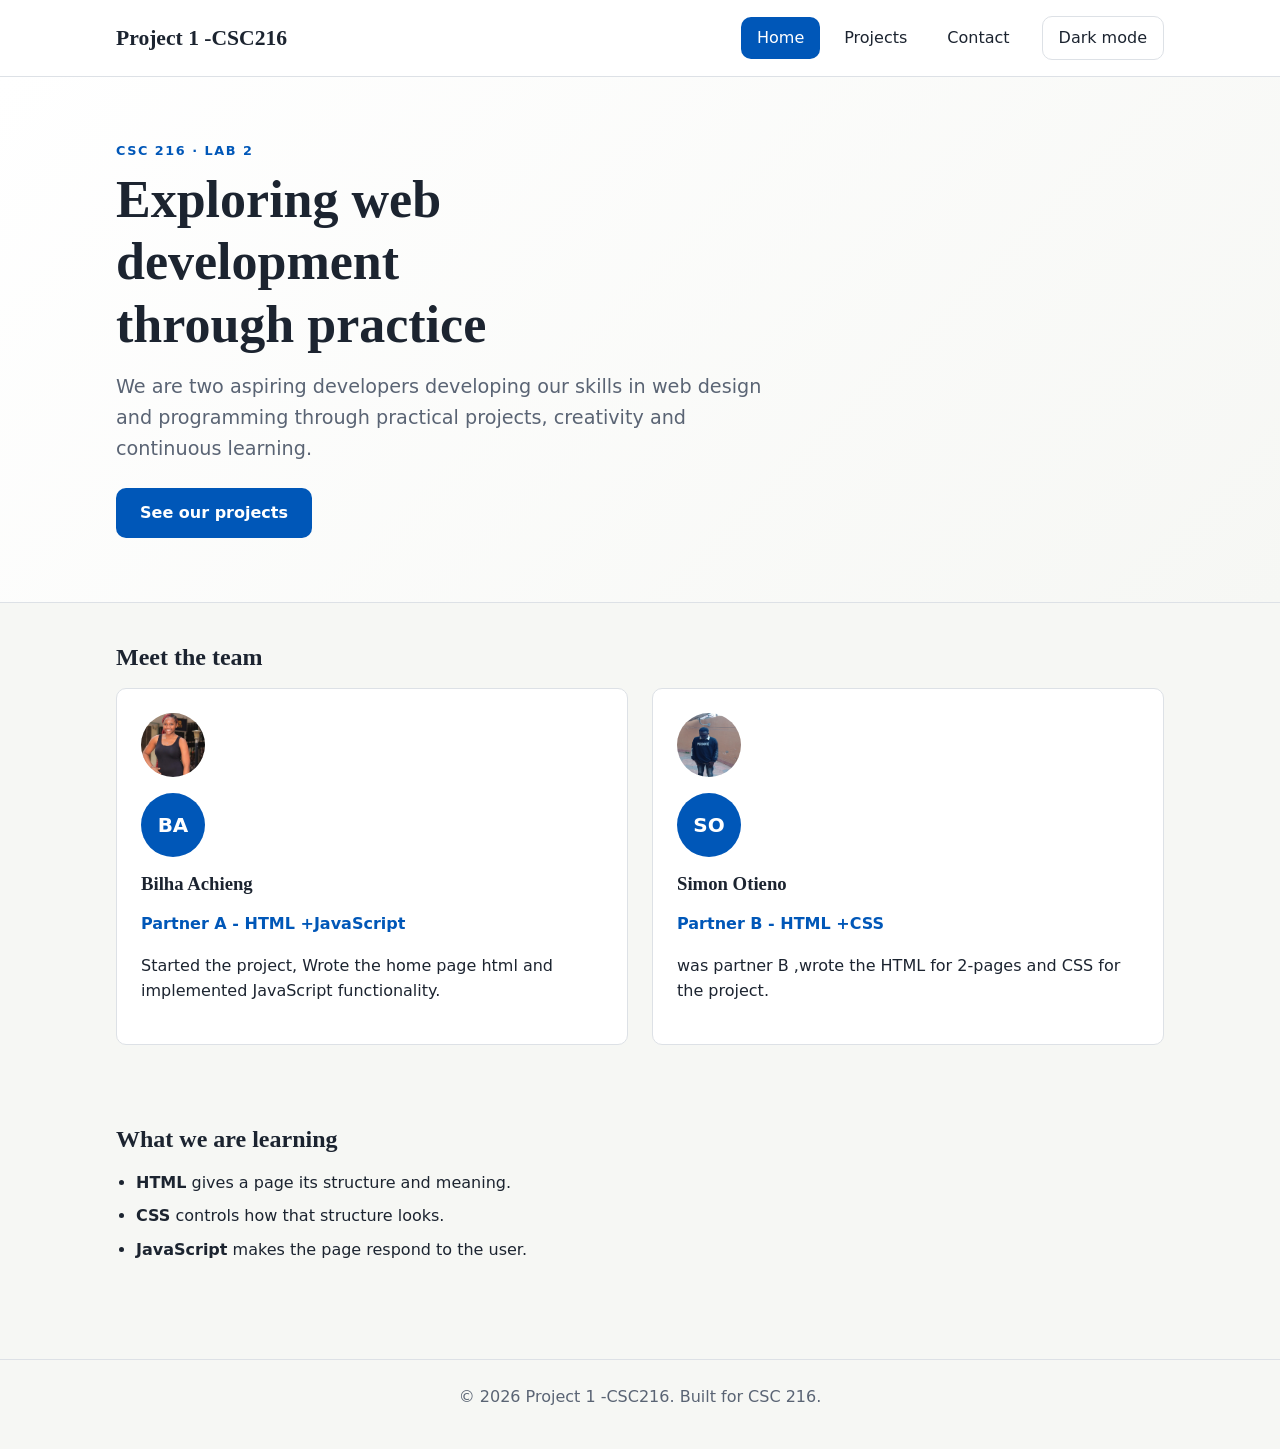
<file: index.html>
<!DOCTYPE html>
<html lang="en">
<head>
  <meta charset="UTF-8">
  <meta name="viewport" content="width=device-width, initial-scale=1.0">
  <meta name="description" content="Project 1 -CSC216: a CSC 216 web development pair.">
  <title>Home | Project 1 -CSC216</title>
  <link rel="stylesheet" href="css/styles.css">
  <script src="js/script.js" defer></script>
</head>
<body>
  <a class="skip-link" href="#main">Skip to main content</a>

  <header class="site-header">
    <div class="container header-inner">
      <a class="logo" href="index.html">Project 1 -CSC216</a>
      <button class="nav-toggle" type="button" aria-expanded="false" aria-controls="site-nav">Menu</button>
      <nav id="site-nav" class="site-nav" aria-label="Main">
        <ul>
          <li><a href="index.html" aria-current="page">Home</a></li>
          <li><a href="projects.html">Projects</a></li>
          <li><a href="contact.html">Contact</a></li>
        </ul>
      </nav>
      <button class="theme-toggle" type="button" aria-pressed="false">Dark mode</button>
    </div>
  </header>

  <main id="main">
    <section class="hero">
      <div class="container">
        <p class="eyebrow">CSC 216 · Lab 2</p>
        <h1>Exploring web development through practice</h1>
        <p class="lead">We are two aspiring developers developing our skills in web design and programming through practical projects, creativity and continuous learning.</p>
        <a class="button" href="projects.html">See our projects</a>
      </div>
    </section>

   <section class="container section" aria-labelledby="team-heading">
  <h2 id="team-heading">Meet the team</h2>

  <div class="team-grid">

    <article class="card">
      <img src="images/bilha.jpeg" alt="Bilha Achieng" class="avatar">
      <div class="avatar" aria-hidden="true">BA</div>
      <h3>Bilha Achieng</h3>
      <p class="role">Partner A - HTML +JavaScript</p>
      <p>Started the project, Wrote the home page html and implemented JavaScript functionality.</p>
    </article>

    <article class="card">
      <img src="images/lussier.jpeg" alt="Simon Otieno" class="avatar">
      <div class="avatar" aria-hidden="true">SO</div>
      <h3>Simon Otieno</h3>
      <p class="role">Partner B - HTML +CSS</p>
      <p>was partner B ,wrote the HTML for 2-pages and CSS for the project.</p>
    </article>

  </div>
</section>

    <section class="container section" aria-labelledby="learning-heading">
      <h2 id="learning-heading">What we are learning</h2>
      <ul class="skill-list">
        <li><strong>HTML</strong> gives a page its structure and meaning.</li>
        <li><strong>CSS</strong> controls how that structure looks.</li>
        <li><strong>JavaScript</strong> makes the page respond to the user.</li>
      </ul>
    </section>
  </main>

  <footer class="site-footer">
    <div class="container">
      <p>© <span id="year">2026</span> Project 1 -CSC216. Built for CSC 216.</p>
    </div>
  </footer>
</body>
</html>
</file>
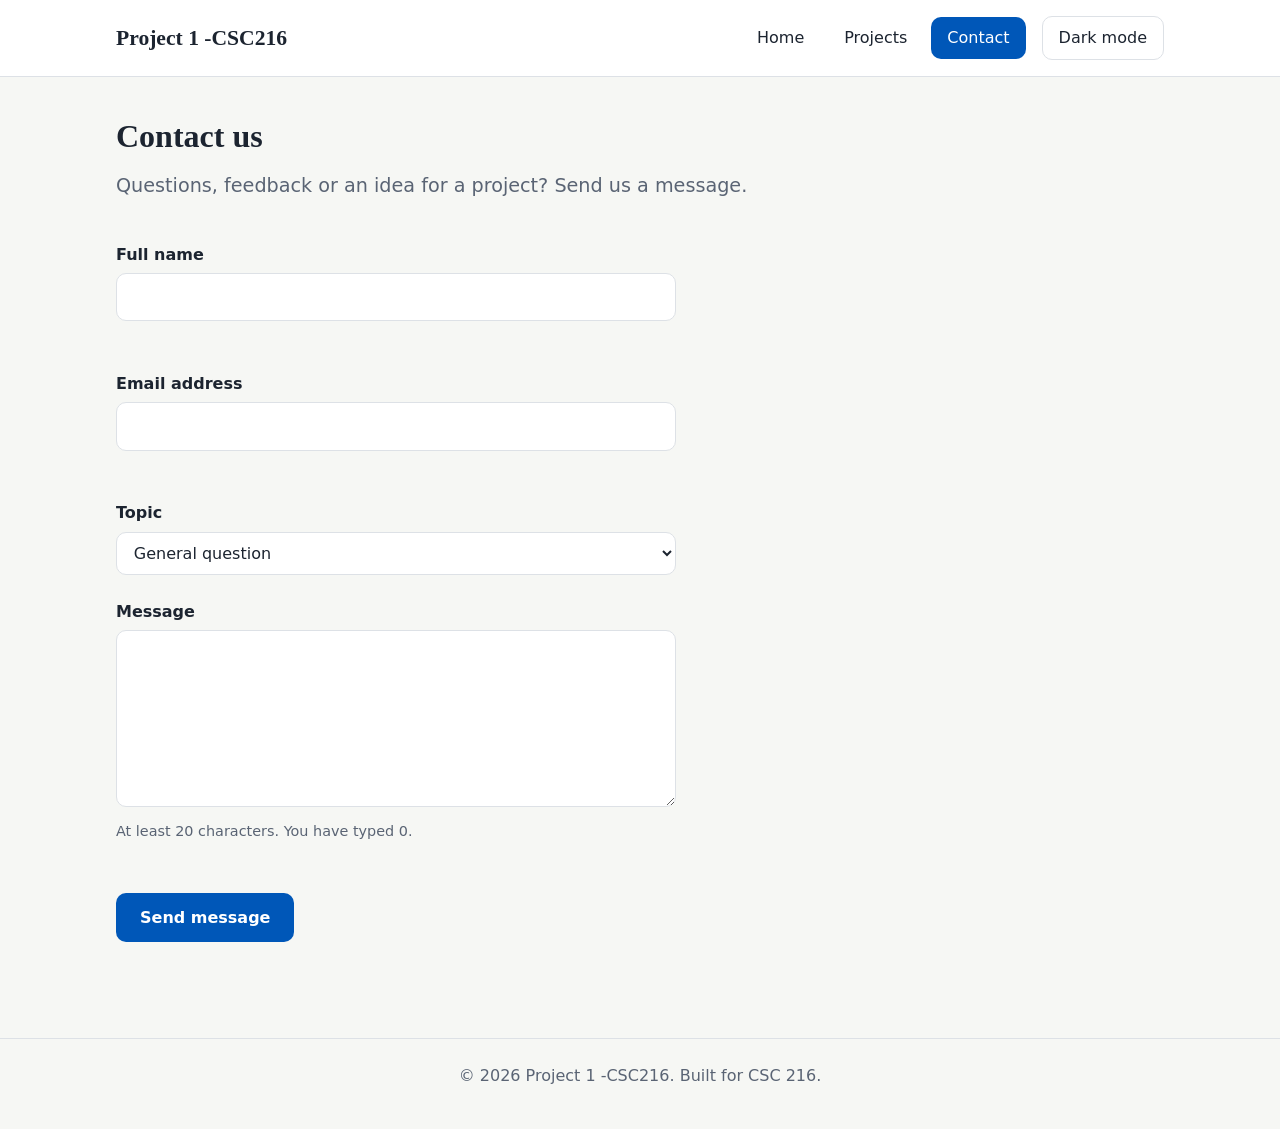
<file: contact.html>
<!DOCTYPE html>
<html lang="en">
<head>
  <meta charset="UTF-8">
  <meta name="viewport" content="width=device-width, initial-scale=1.0">
  <meta name="description" content="Send a message to Project 1 -CSC216.">
  <title>Contact | Project 1 -CSC216</title>
  <link rel="stylesheet" href="css/styles.css">
  <script src="js/script.js" defer></script>
</head>
<body>
  <a class="skip-link" href="#main">Skip to main content</a>

  <header class="site-header">
    <div class="container header-inner">
      <a class="logo" href="index.html">Project 1 -CSC216</a>
      <button class="nav-toggle" type="button" aria-expanded="false" aria-controls="site-nav">Menu</button>
      <nav id="site-nav" class="site-nav" aria-label="Main">
        <ul>
          <li><a href="index.html">Home</a></li>
          <li><a href="projects.html">Projects</a></li>
          <li><a href="contact.html" aria-current="page">Contact</a></li>
        </ul>
      </nav>
      <button class="theme-toggle" type="button" aria-pressed="false">Dark mode</button>
    </div>
  </header>

  <main id="main" class="container">
    <header class="page-header">
      <h1>Contact us</h1>
      <p class="lead">Questions, feedback or an idea for a project? Send us a message.</p>
    </header>

    <form id="contact-form" class="contact-form" novalidate>
      <div class="field">
        <label for="name">Full name</label>
        <input type="text" id="name" name="name" autocomplete="name" required aria-describedby="name-error">
        <p class="error" id="name-error"></p>
      </div>

      <div class="field">
        <label for="email">Email address</label>
        <input type="email" id="email" name="email" autocomplete="email" required aria-describedby="email-error">
        <p class="error" id="email-error"></p>
      </div>

      <div class="field">
        <label for="topic">Topic</label>
        <select id="topic" name="topic">
          <option value="general">General question</option>
          <option value="collaboration">Collaboration</option>
          <option value="feedback">Feedback on our site</option>
        </select>
      </div>

      <div class="field">
        <label for="message">Message</label>
        <textarea id="message" name="message" rows="6" required minlength="20" aria-describedby="message-hint message-error"></textarea>
        <p class="hint" id="message-hint">At least 20 characters. You have typed <span id="char-count">0</span>.</p>
        <p class="error" id="message-error"></p>
      </div>

      <button class="button" type="submit">Send message</button>
      <p id="form-status" class="form-status" role="status"></p>
    </form>
  </main>

  <footer class="site-footer">
    <div class="container">
      <p>© <span id="year">2026</span> Project 1 -CSC216. Built for CSC 216.</p>
    </div>
  </footer>
</body>
</html>
</file>
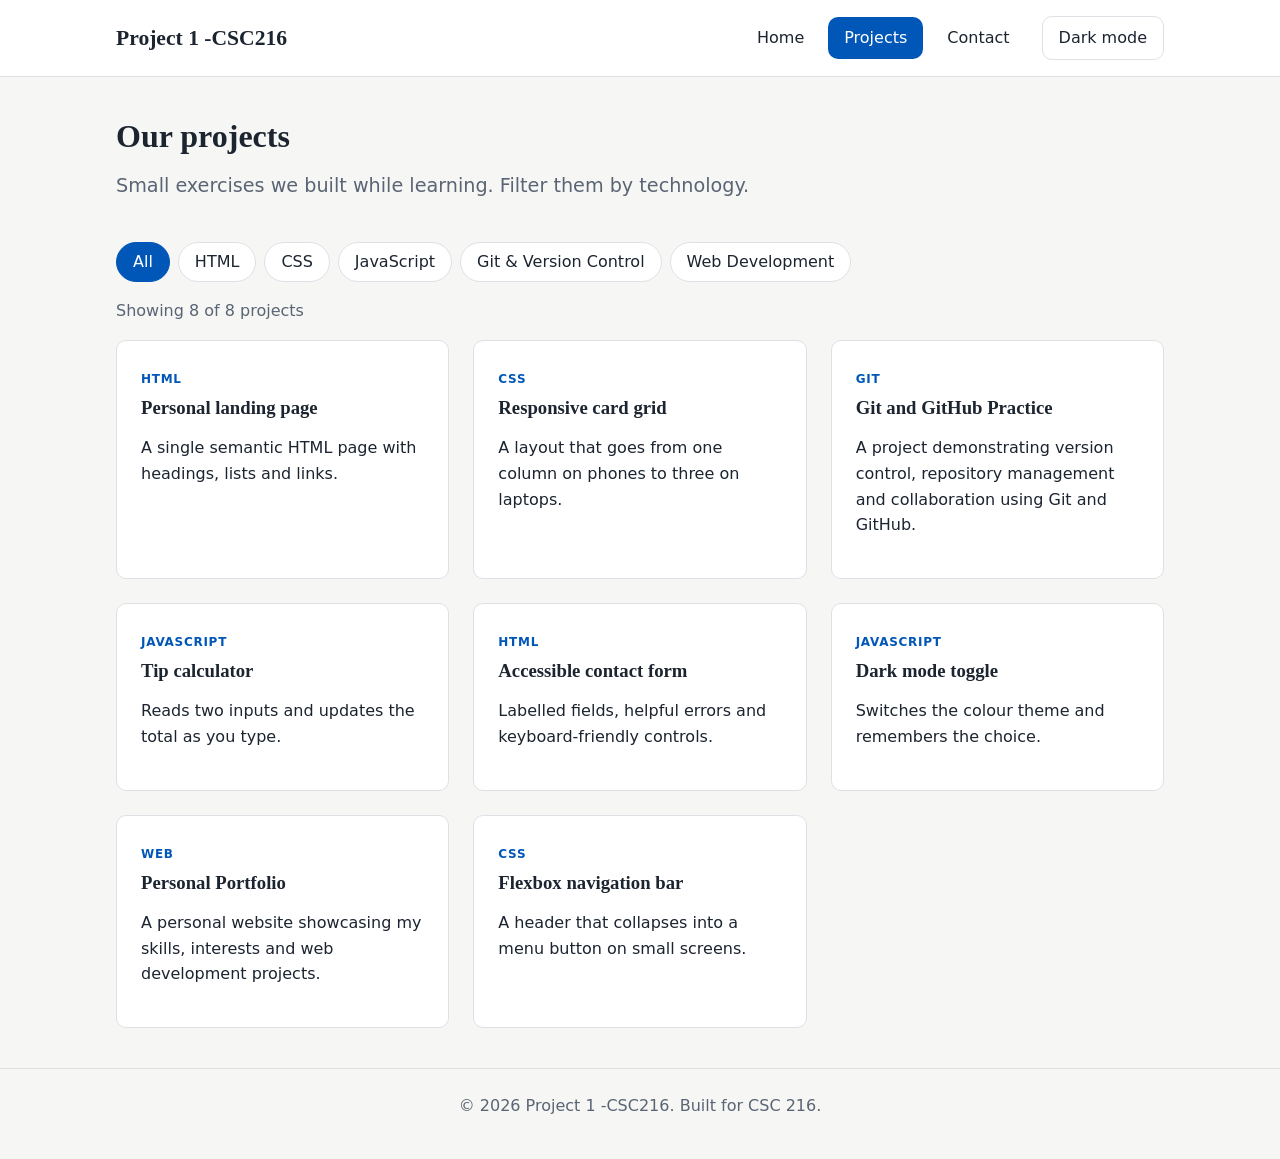
<file: projects.html>
<!DOCTYPE html>
<html lang="en">
<head>
  <meta charset="UTF-8">
  <meta name="viewport" content="width=device-width, initial-scale=1.0">
  <meta name="description" content="Projects built by Project 1 -CSC216 while learning web development.">
  <title>Projects | Project 1 -CSC216</title>
  <link rel="stylesheet" href="css/styles.css">
  <script src="js/script.js" defer></script>
</head>
<body>
  <a class="skip-link" href="#main">Skip to main content</a>

  <header class="site-header">
    <div class="container header-inner">
      <a class="logo" href="index.html">Project 1 -CSC216</a>
      <button class="nav-toggle" type="button" aria-expanded="false" aria-controls="site-nav">Menu</button>
      <nav id="site-nav" class="site-nav" aria-label="Main">
        <ul>
          <li><a href="index.html">Home</a></li>
          <li><a href="projects.html" aria-current="page">Projects</a></li>
          <li><a href="contact.html">Contact</a></li>
        </ul>
      </nav>
      <button class="theme-toggle" type="button" aria-pressed="false">Dark mode</button>
    </div>
  </header>

  <main id="main" class="container">
    <header class="page-header">
      <h1>Our projects</h1>
      <p class="lead">Small exercises we built while learning. Filter them by technology.</p>
    </header>

    <div class="filters" role="group" aria-label="Filter projects by technology">
      <button class="filter-btn" type="button" data-filter="all" aria-pressed="true">All</button>
      <button class="filter-btn" type="button" data-filter="html" aria-pressed="false">HTML</button>
      <button class="filter-btn" type="button" data-filter="css" aria-pressed="false">CSS</button>
      <button class="filter-btn" type="button" data-filter="js" aria-pressed="false">JavaScript</button>
      <button class="filter-btn" type="button" data-filter="git" aria-pressed="false">Git & Version Control</button>
      <button class="filter-btn" type="button" data-filter="web" aria-pressed="false">Web Development</button>
    </div>

    <p id="project-count" class="project-count" aria-live="polite"></p>
    <div id="project-list" class="project-grid"></div>

    <noscript>
      <p>Turn on JavaScript to see the project list.</p>
    </noscript>
  </main>

  <footer class="site-footer">
    <div class="container">
      <p>© <span id="year">2026</span> Project 1 -CSC216. Built for CSC 216.</p>
    </div>
  </footer>
</body>
</html>
</file>
<file: css/styles.css>
/* =====================================================
   Team website stylesheet (CSC 216, Lab 2)
   One file styles every page on the site.
   ===================================================== */

/* ---------- 1. Design tokens ---------- */
:root {
  --color-bg: #f6f7f4;
  --color-surface: #ffffff;
  --color-text: #1c2430;
  --color-muted: #5a6474;
  --color-primary: #0057B8;
  --color-primary-dark: #003B80;
  --color-on-primary: #ffffff;
  --color-border: #dde1e6;
  --color-error: #b3261e;
  --color-success: #1e7b3a;

  --font-body: system-ui, -apple-system, "Segoe UI", Roboto, Arial, sans-serif;
  --font-heading: Georgia, "Times New Roman", serif;

  --space-1: 0.5rem;
  --space-2: 1rem;
  --space-3: 1.5rem;
  --space-4: 2.5rem;
  --space-5: 4rem;

  --radius: 10px;
  --max-width: 1080px;
}

body.dark {
  --color-bg: #11161d;
  --color-surface: #1a212b;
  --color-text: #e7ebf0;
  --color-muted: #a2abb9;
  --color-primary: #60A5FA;
  --color-primary-dark: #93C5FD;
  --color-on-primary: #0b1f1f;
  --color-border: #2b3340;
  --color-error: #ff8a80;
  --color-success: #7ddc97;
  color-scheme: dark;
}
/* ---------- 2. Base and reset ---------- */
*,
*::before,
*::after {
  box-sizing: border-box;
}

body {
  margin: 0;
  font-family: var(--font-body);
  font-size: 1rem;
  line-height: 1.6;
  color: var(--color-text);
  background-color: var(--color-bg);
  transition: background-color 0.3s ease, color 0.3s ease;
}

h1,
h2,
h3 {
  font-family: var(--font-heading);
  line-height: 1.2;
  margin: 0 0 var(--space-2);
}

p {
  margin: 0 0 var(--space-2);
}

a {
  color: var(--color-primary);
}

a:hover {
  color: var(--color-primary-dark);
}

img {
  max-width: 100%;
  display: block;
}

:focus-visible {
  outline: 3px solid var(--color-primary);
  outline-offset: 3px;
}
/* ---------- 3. Layout helpers ---------- */
.container {
  width: 100%;
  max-width: var(--max-width);
  margin-inline: auto;
  padding-inline: var(--space-2);
}

.section {
  padding-block: var(--space-4);
}

.skip-link {
  position: absolute;
  top: -4rem;
  left: var(--space-2);
  z-index: 100;
  padding: var(--space-1) var(--space-2);
  border-radius: var(--radius);
  background-color: var(--color-primary);
  color: var(--color-on-primary);
}

.skip-link:focus {
  top: var(--space-2);
}
/* ---------- 4. Header and navigation ---------- */
.site-header {
  position: sticky;
  top: 0;
  z-index: 10;
  background-color: var(--color-surface);
  border-bottom: 1px solid var(--color-border);
}

.header-inner {
  display: flex;
  flex-wrap: wrap;
  align-items: center;
  gap: var(--space-2);
  padding-block: var(--space-2);
}

.logo {
  margin-right: auto;
  font-family: var(--font-heading);
  font-size: 1.35rem;
  font-weight: 700;
  color: var(--color-text);
  text-decoration: none;
}

.site-nav ul {
  display: flex;
  gap: var(--space-1);
  margin: 0;
  padding: 0;
  list-style: none;
}

.site-nav a {
  display: block;
  padding: var(--space-1) var(--space-2);
  border-radius: var(--radius);
  color: var(--color-text);
  font-weight: 500;
  text-decoration: none;
}

.site-nav a:hover {
  background-color: var(--color-bg);
}

.site-nav a[aria-current="page"] {
  background-color: var(--color-primary);
  color: var(--color-on-primary);
}

.nav-toggle,
.theme-toggle {
  padding: var(--space-1) var(--space-2);
  border: 1px solid var(--color-border);
  border-radius: var(--radius);
  background-color: transparent;
  color: var(--color-text);
  font: inherit;
  cursor: pointer;
}

.theme-toggle[aria-pressed="true"] {
  border-color: var(--color-primary);
  color: var(--color-primary);
}

.nav-toggle {
  display: none;
}
/* ---------- 5. Buttons and hero ---------- */
.button {
  display: inline-block;
  padding: 0.75rem 1.5rem;
  border: none;
  border-radius: var(--radius);
  background-color: var(--color-primary);
  color: var(--color-on-primary);
  font: inherit;
  font-weight: 600;
  text-decoration: none;
  cursor: pointer;
  transition: background-color 0.2s ease, transform 0.2s ease;
}

.button:hover {
  background-color: var(--color-primary-dark);
  color: var(--color-on-primary);
  transform: translateY(-2px);
}

.hero {
  padding-block: var(--space-5);
  background: linear-gradient(135deg, var(--color-surface), var(--color-bg));
  border-bottom: 1px solid var(--color-border);
}

.hero h1 {
  max-width: 18ch;
  font-size: clamp(2rem, 5vw, 3.25rem);
}

.eyebrow {
  margin-bottom: var(--space-1);
  color: var(--color-primary);
  font-size: 0.8rem;
  font-weight: 700;
  letter-spacing: 0.12em;
  text-transform: uppercase;
}

.lead {
  max-width: 55ch;
  margin-bottom: var(--space-3);
  color: var(--color-muted);
  font-size: 1.2rem;
}

.page-header {
  padding-block: var(--space-4) var(--space-2);
}
/* ---------- 5. Buttons and hero ---------- */
.button {
  display: inline-block;
  padding: 0.75rem 1.5rem;
  border: none;
  border-radius: var(--radius);
  background-color: var(--color-primary);
  color: var(--color-on-primary);
  font: inherit;
  font-weight: 600;
  text-decoration: none;
  cursor: pointer;
  transition: background-color 0.2s ease, transform 0.2s ease;
}

.button:hover {
  background-color: var(--color-primary-dark);
  color: var(--color-on-primary);
  transform: translateY(-2px);
}

.hero {
  padding-block: var(--space-5);
  background: linear-gradient(135deg, var(--color-surface), var(--color-bg));
  border-bottom: 1px solid var(--color-border);
}

.hero h1 {
  max-width: 18ch;
  font-size: clamp(2rem, 5vw, 3.25rem);
}

.eyebrow {
  margin-bottom: var(--space-1);
  color: var(--color-primary);
  font-size: 0.8rem;
  font-weight: 700;
  letter-spacing: 0.12em;
  text-transform: uppercase;
}

.lead {
  max-width: 55ch;
  margin-bottom: var(--space-3);
  color: var(--color-muted);
  font-size: 1.2rem;
}

.page-header {
  padding-block: var(--space-4) var(--space-2);
}
/* ---------- 6. Cards and grids ---------- */
.team-grid,
.project-grid {
  display: grid;
  grid-template-columns: repeat(auto-fit, minmax(260px, 1fr));
  gap: var(--space-3);
}

.card {
  padding: var(--space-3);
  border: 1px solid var(--color-border);
  border-radius: var(--radius);
  background-color: var(--color-surface);
}
/* Extension challenge: Project card hover animation */

.card {
  transition: transform 0.3s ease, box-shadow 0.3s ease;
}

.card:hover {
  transform: translateY(-8px);
  box-shadow: 0 8px 20px rgba(0, 0, 0, 0.15);
}

.avatar {
  display: grid;
  place-items: center;
  width: 64px;
  height: 64px;
  margin-bottom: var(--space-2);
  border-radius: 50%;
  background-color: var(--color-primary);
  color: var(--color-on-primary);
  font-size: 1.25rem;
  font-weight: 700;
}

.role {
  color: var(--color-primary);
  font-weight: 600;
}

.skill-list {
  padding-left: 1.25rem;
}

.skill-list li {
  margin-bottom: var(--space-1);
}
/* ---------- 7. Projects page ---------- */
.filters {
  display: flex;
  flex-wrap: wrap;
  gap: var(--space-1);
  margin-bottom: var(--space-2);
}

.filter-btn {
  padding: 0.4rem 1rem;
  border: 1px solid var(--color-border);
  border-radius: 999px;
  background-color: var(--color-surface);
  color: var(--color-text);
  font: inherit;
  cursor: pointer;
}

.filter-btn[aria-pressed="true"] {
  border-color: var(--color-primary);
  background-color: var(--color-primary);
  color: var(--color-on-primary);
}

.project-count {
  color: var(--color-muted);
}

.tag {
  display: inline-block;
  margin-bottom: var(--space-1);
  color: var(--color-primary);
  font-size: 0.75rem;
  font-weight: 700;
  letter-spacing: 0.06em;
  text-transform: uppercase;
}

/* ---------- 8. Contact form ---------- */
.contact-form {
  max-width: 560px;
  padding-bottom: var(--space-4);
}

.field {
  margin-bottom: var(--space-3);
}

label {
  display: block;
  margin-bottom: 0.35rem;
  font-weight: 600;
}

input,
select,
textarea {
  width: 100%;
  padding: 0.65rem 0.8rem;
  border: 1px solid var(--color-border);
  border-radius: var(--radius);
  background-color: var(--color-surface);
  color: var(--color-text);
  font: inherit;
}

input:focus,
select:focus,
textarea:focus {
  border-color: var(--color-primary);
}

input[aria-invalid="true"],
textarea[aria-invalid="true"] {
  border-color: var(--color-error);
}

.hint,
.error {
  margin: 0.35rem 0 0;
  font-size: 0.9rem;
}

.hint {
  color: var(--color-muted);
}

.error {
  min-height: 1.4em;
  color: var(--color-error);
}

.form-status {
  margin-top: var(--space-2);
  color: var(--color-success);
  font-weight: 600;
}
/* ---------- 9. Footer ---------- */
.site-footer {
  margin-top: var(--space-4);
  padding-block: var(--space-3);
  border-top: 1px solid var(--color-border);
  color: var(--color-muted);
  text-align: center;
}

/* ---------- 10. Small screens ---------- */
@media (max-width: 700px) {
  .nav-toggle {
    display: inline-block;
  }

  .site-nav {
    display: none;
    order: 3;
    width: 100%;
  }

  .site-nav.open {
    display: block;
  }

  .site-nav ul {
    flex-direction: column;
  }

  .section {
    padding-block: var(--space-3);
  }
}

/* ---------- 11. Respect reduced-motion preferences ---------- */
@media (prefers-reduced-motion: reduce) {
  *,
  *::before,
  *::after {
    transition: none !important;
  }
}
</file>
